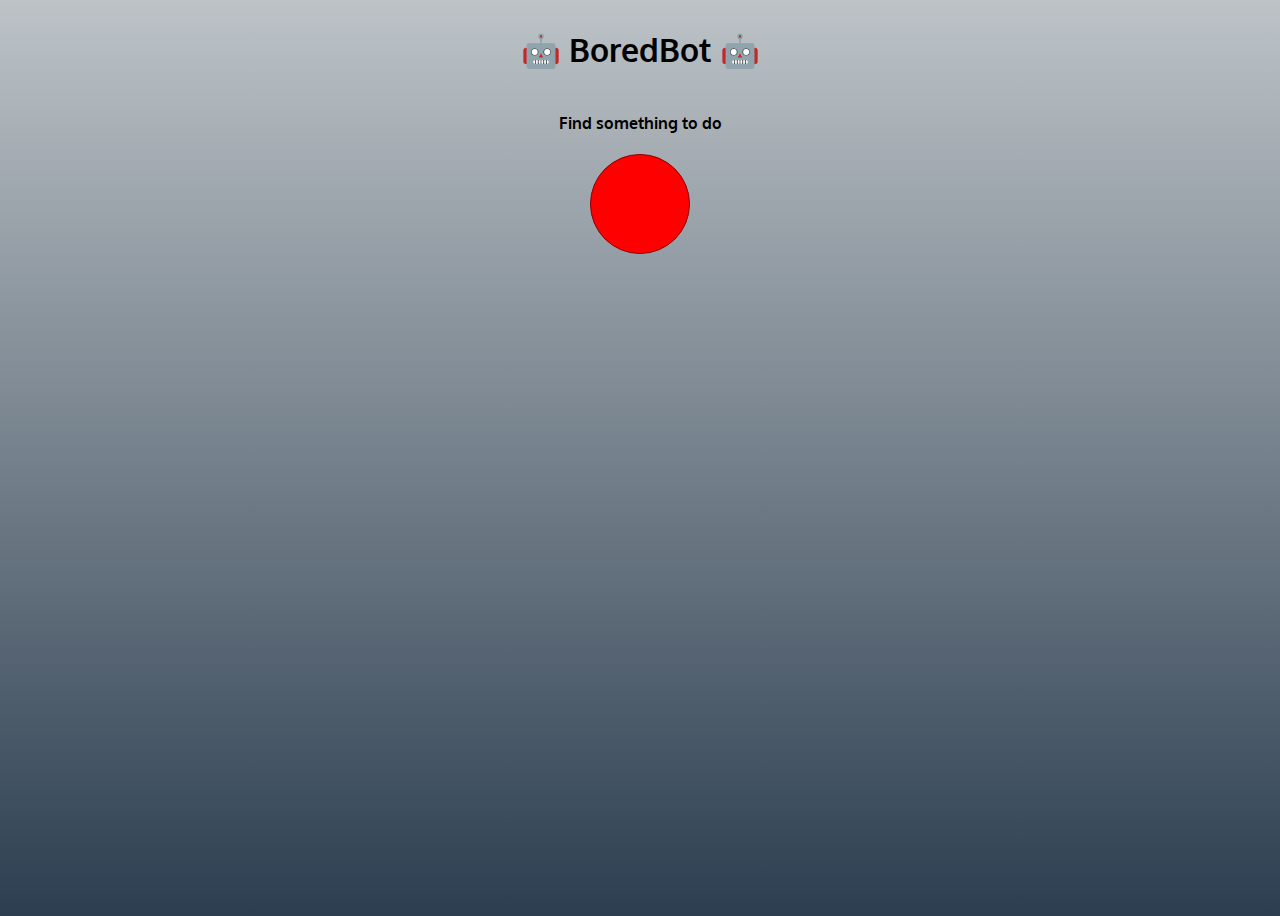
<file: BoreBot/index.html>
<html>
  <head>
    <link rel="preconnect" href="https://fonts.gstatic.com" />
    <link
      href="https://fonts.googleapis.com/css2?family=Oxygen:wght@300&display=swap"
      rel="stylesheet"
    />
    <link rel="stylesheet" href="style.css" />
  </head>
  <body>
    <h1>🤖 BoredBot 🤖</h1>
    <h4 id="activity">Find something to do</h4>
    <button id="get-activity"></button>
    <script src="index.js"></script>
  </body>
</html>
</file>
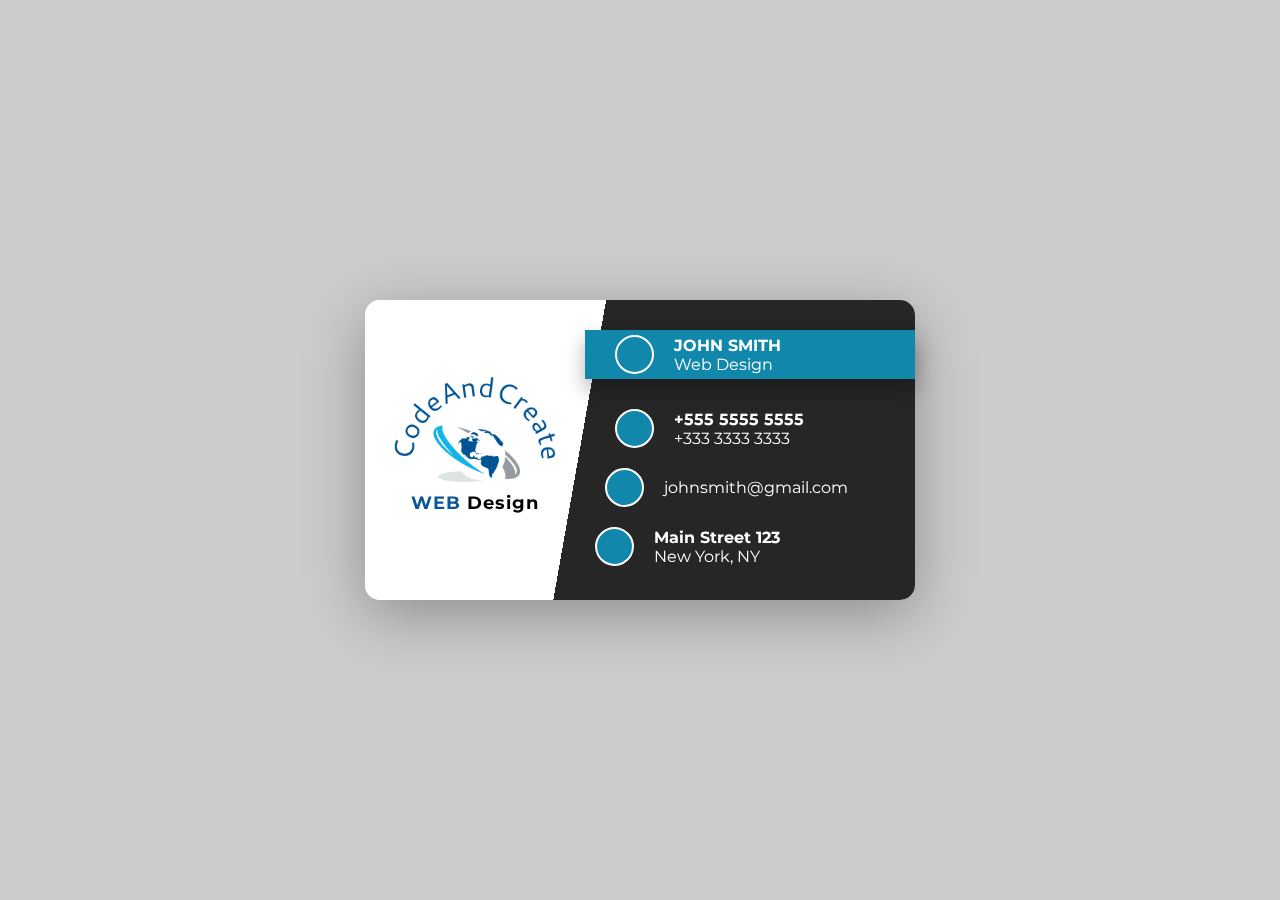
<file: Business_Card/index.html>
<!DOCTYPE html>
<html lang="en">
  <head>
    <meta charset="UTF-8" />
    <meta name="viewport" content="width=device-width, initial-scale=1.0" />
    <meta http-equiv="X-UA-Compatible" content="ie=edge" />
    <link
      href="https://fonts.googleapis.com/css?family=Montserrat"
      rel="stylesheet"
    />
    <link
      rel="stylesheet"
      href="https://use.fontawesome.com/releases/v5.8.1/css/all.css"
      integrity="sha384-50oBUHEmvpQ+1lW4y57PTFmhCaXp0ML5d60M1M7uH2+nqUivzIebhndOJK28anvf"
      crossorigin="anonymous"
    />
    <link rel="stylesheet" href="style.css" />
    <title>Business Card</title>
  </head>
  <body>
    <div class="card-wrapper">
      <div class="card">
        <div class="card-front">
          <div class="left">
            <img src="images/logo.png" />
            <h4><span>Web</span> Design</h4>
          </div>
          <div class="right">
            <div class="person right-content">
              <i class="fas fa-user-tie"></i>
              <div>
                <h4>John Smith</h4>
                <p>Web Design</p>
              </div>
            </div>
            <div class="phone right-content">
              <i class="fas fa-phone"></i>
              <div>
                <h4>+555 5555 5555</h4>
                <p>+333 3333 3333</p>
              </div>
            </div>
            <div class="email right-content">
              <i class="fas fa-envelope-open"></i>
              <div>
                <p>johnsmith@gmail.com</p>
              </div>
            </div>
            <div class="address right-content">
              <i class="fas fa-map-marker-alt"></i>
              <div>
                <h4>Main Street 123</h4>
                <p>New York, NY</p>
              </div>
            </div>
          </div>
        </div>
        <div class="card-back">
          <img src="images/logo.png" />
        </div>
      </div>
    </div>
  </body>
</html>
</file>
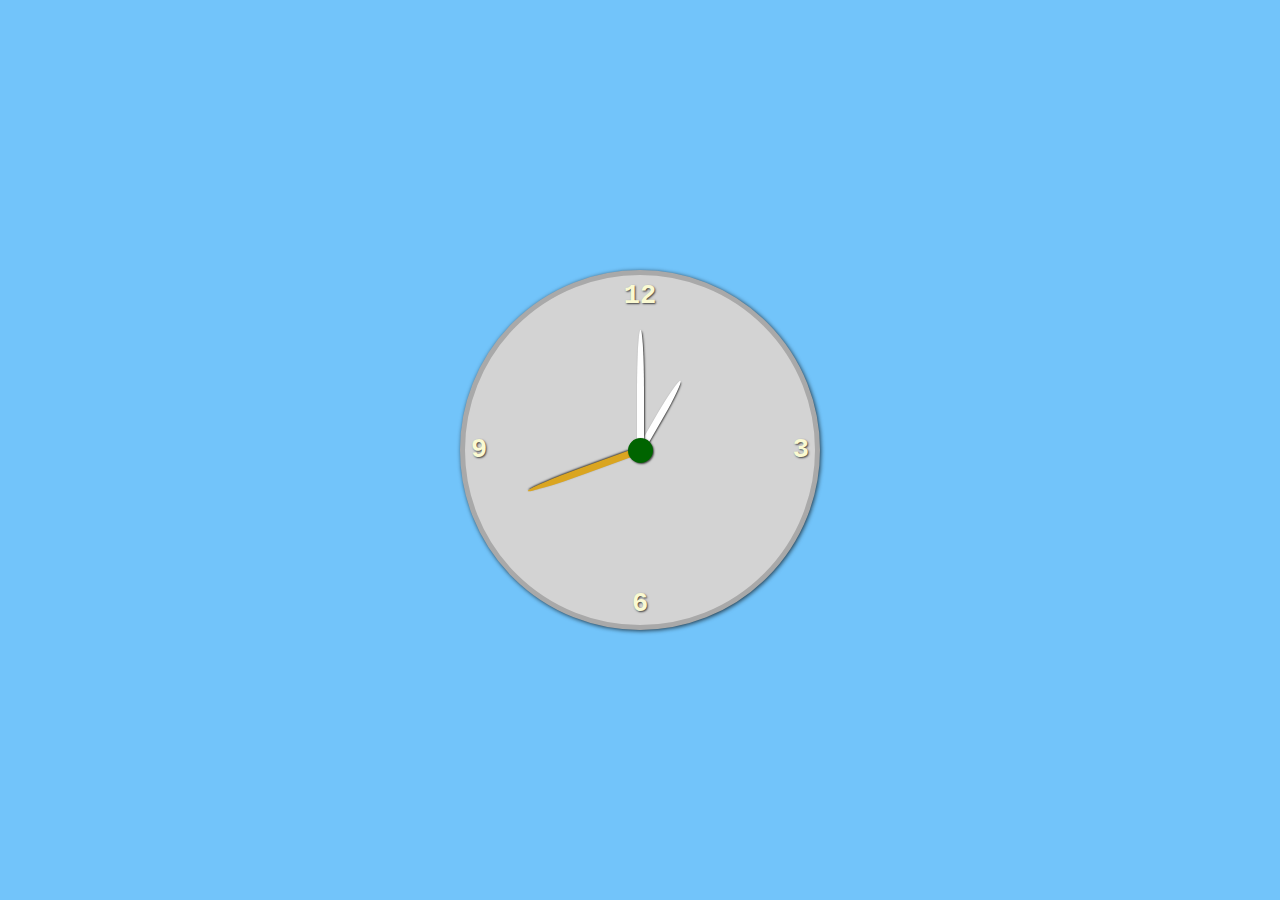
<file: Clock/index.html>
<!DOCTYPE html>
<html lang="en">
  <head>
    <meta charset="UTF-8" />
    <meta http-equiv="X-UA-Compatible" content="IE=edge" />
    <meta name="viewport" content="width=device-width, initial-scale=1.0" />
    <link rel="stylesheet" href="style.css" />
    <title>Clock</title>
  </head>
  <body>
    <div class="clock">
      <div class="numbers">
        <div class="twelve">12</div>
        <div class="three">3</div>
        <div class="six">6</div>
        <div class="nine">9</div>
      </div>
      <div class="arrows">
        <div class="hour"></div>
        <div class="minute"></div>
        <div class="second"></div>
      </div>
    </div>
    <script src="script.js"></script>
  </body>
</html>
</file>
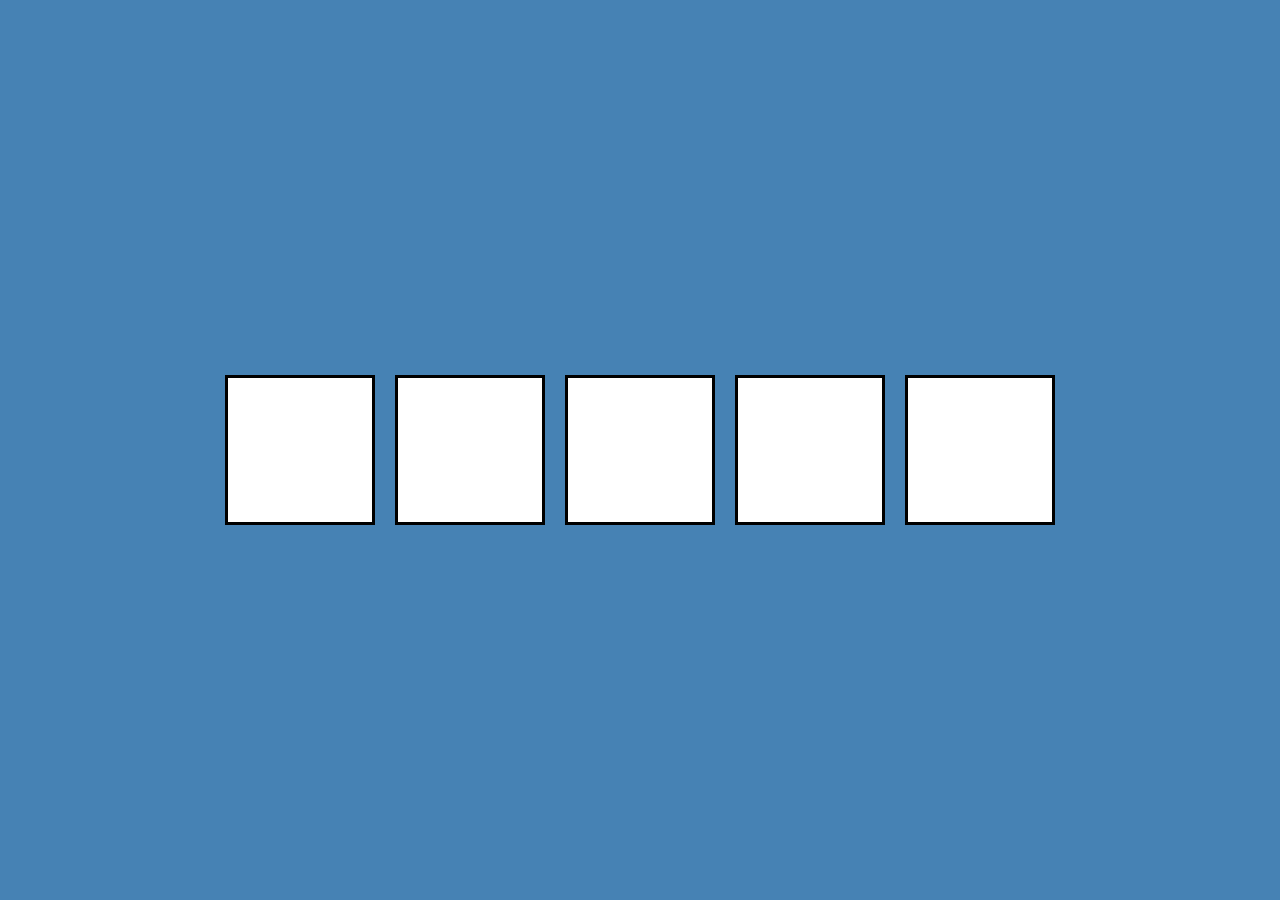
<file: Drag_Drop/index.html>
<!DOCTYPE html>
<html lang="en">
  <head>
    <meta charset="UTF-8" />
    <meta http-equiv="X-UA-Compatible" content="IE=edge" />
    <meta name="viewport" content="width=device-width, initial-scale=1.0" />
    <link rel="stylesheet" href="style.css" />
    <title>Document</title>
  </head>
  <body>
    <!DOCTYPE html>
    <html lang="en">
      <head>
        <meta charset="UTF-8" />
        <meta name="viewport" content="width=device-width, initial-scale=1.0" />
        <link rel="stylesheet" href="style.css" />
        <title>Drag N Drop</title>
      </head>
      <body>
        <div class="empty">
          <div class="fill" draggable="true"></div>
        </div>
        <div class="empty"></div>
        <div class="empty"></div>
        <div class="empty"></div>
        <div class="empty"></div>

        <script src="script.js"></script>
      </body>
    </html>
  </body>
</html>
</file>
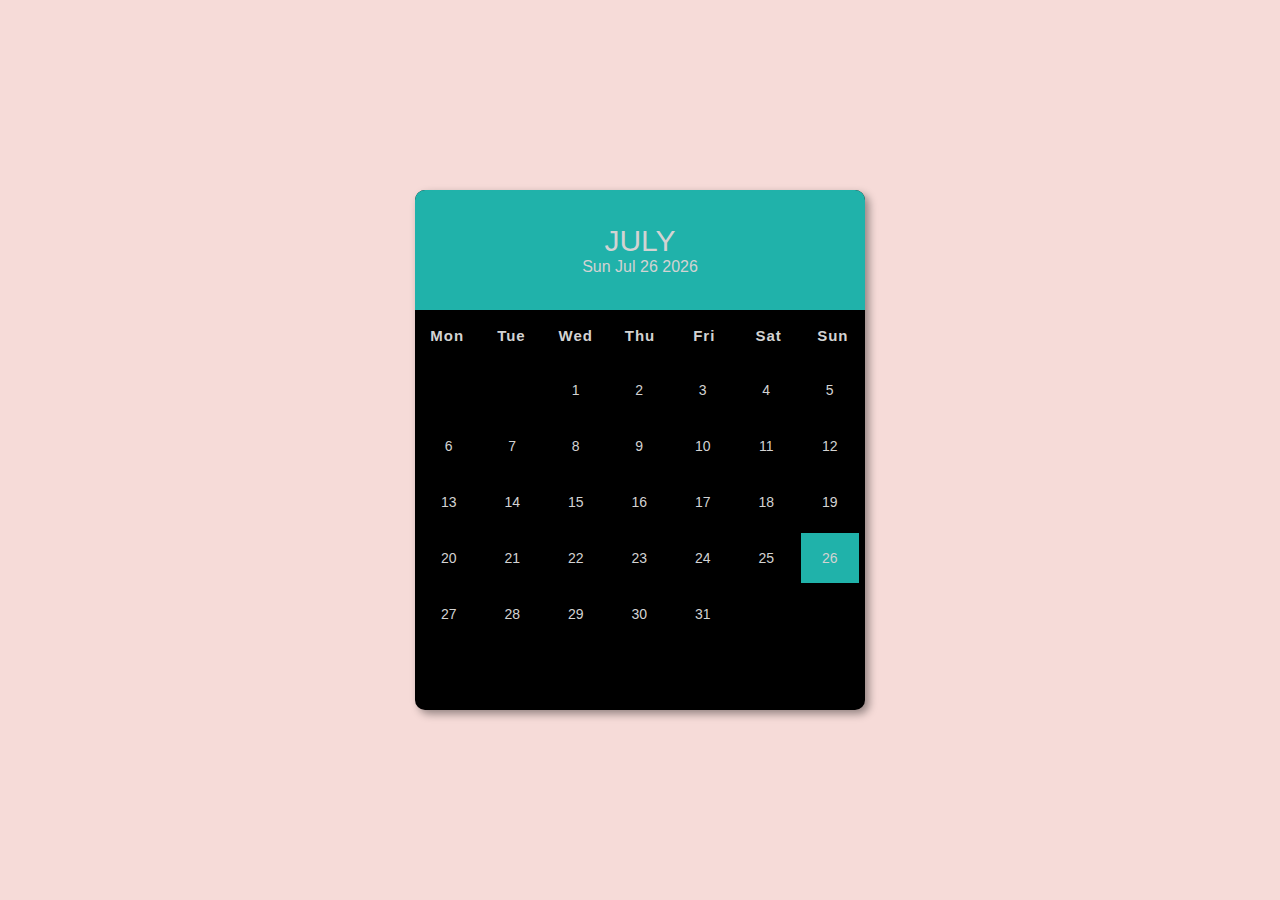
<file: Month_calender/index.html>
<!DOCTYPE html>
<html lang="en">
  <head>
    <meta charset="UTF-8" />
    <meta http-equiv="X-UA-Compatible" content="IE=edge" />
    <meta name="viewport" content="width=device-width, initial-scale=1.0" />
    <title>Month Calender</title>
    <link rel="stylesheet" href="style.css" />
  </head>
  <body>
    <div class="container">
      <div class="calender">
        <div class="month">
          <div class="date">
            <h1></h1>
            <p></p>
          </div>
        </div>
        <div class="weekdays">
          <div>Mon</div>
          <div>Tue</div>
          <div>Wed</div>
          <div>Thu</div>
          <div>Fri</div>
          <div>Sat</div>
          <div>Sun</div>
        </div>
        <div class="days"></div>
      </div>
    </div>
    <script src="script.js"></script>
  </body>
</html>
</file>
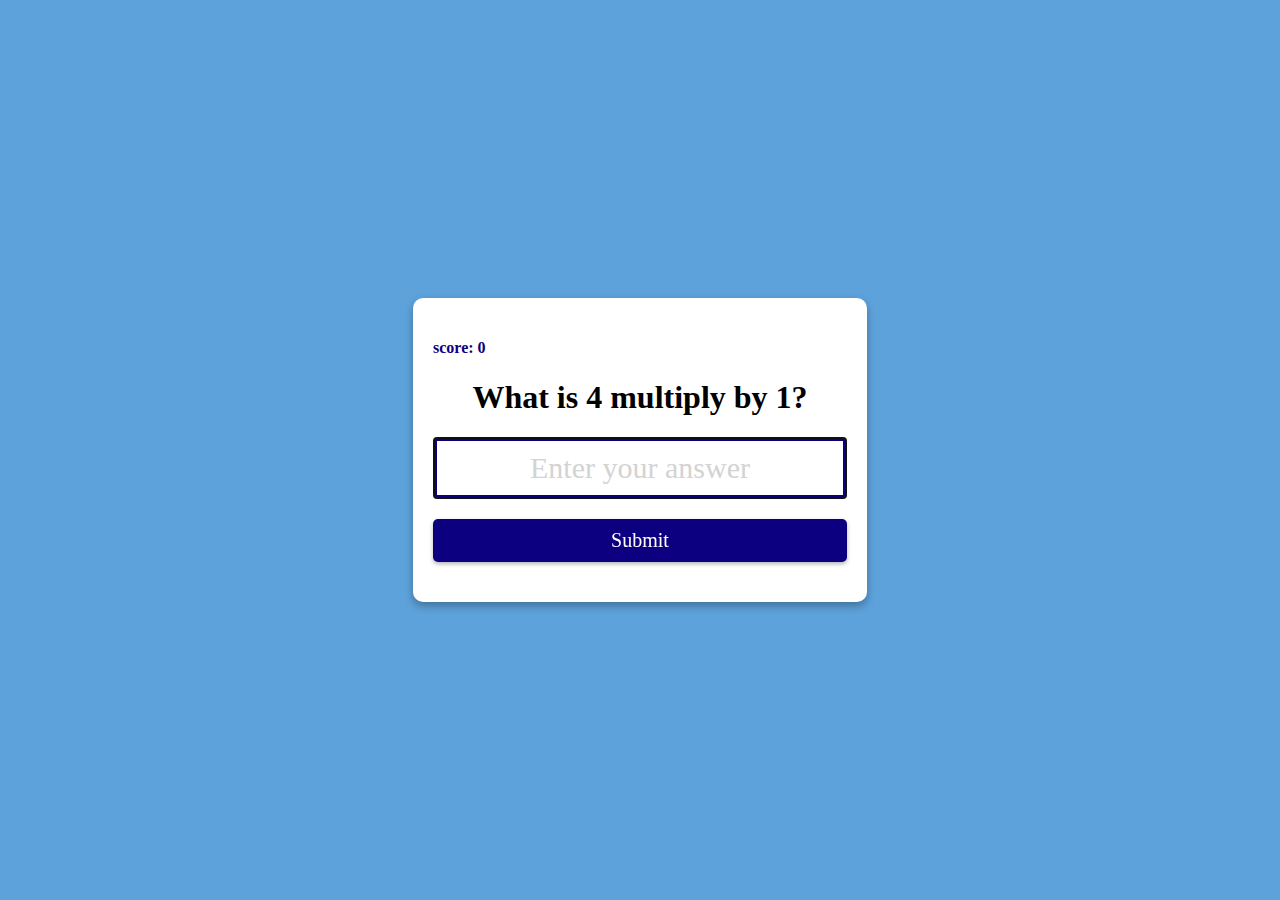
<file: Multiplication_App/index.html>
<!DOCTYPE html>
<html lang="en">
  <head>
    <meta charset="UTF-8" />
    <meta http-equiv="X-UA-Compatible" content="IE=edge" />
    <meta name="viewport" content="width=device-width, initial-scale=1.0" />
    <title>Multiplication App</title>
    <link rel="stylesheet" href="style.css" />
  </head>
  <body>
    <form class="form" id="form">
      <h4 class="score" id="score">score: 0</h4>
      <h1 id="question">What is 1 multiply by 1?</h1>
      <input
        type="text"
        class="input"
        id="input"
        placeholder="Enter your answer"
        autofocus
        autocomplete="off"
      />
      <button type="submit" class="btn">Submit</button>
    </form>
    <script src="script.js"></script>
  </body>
</html>
</file>
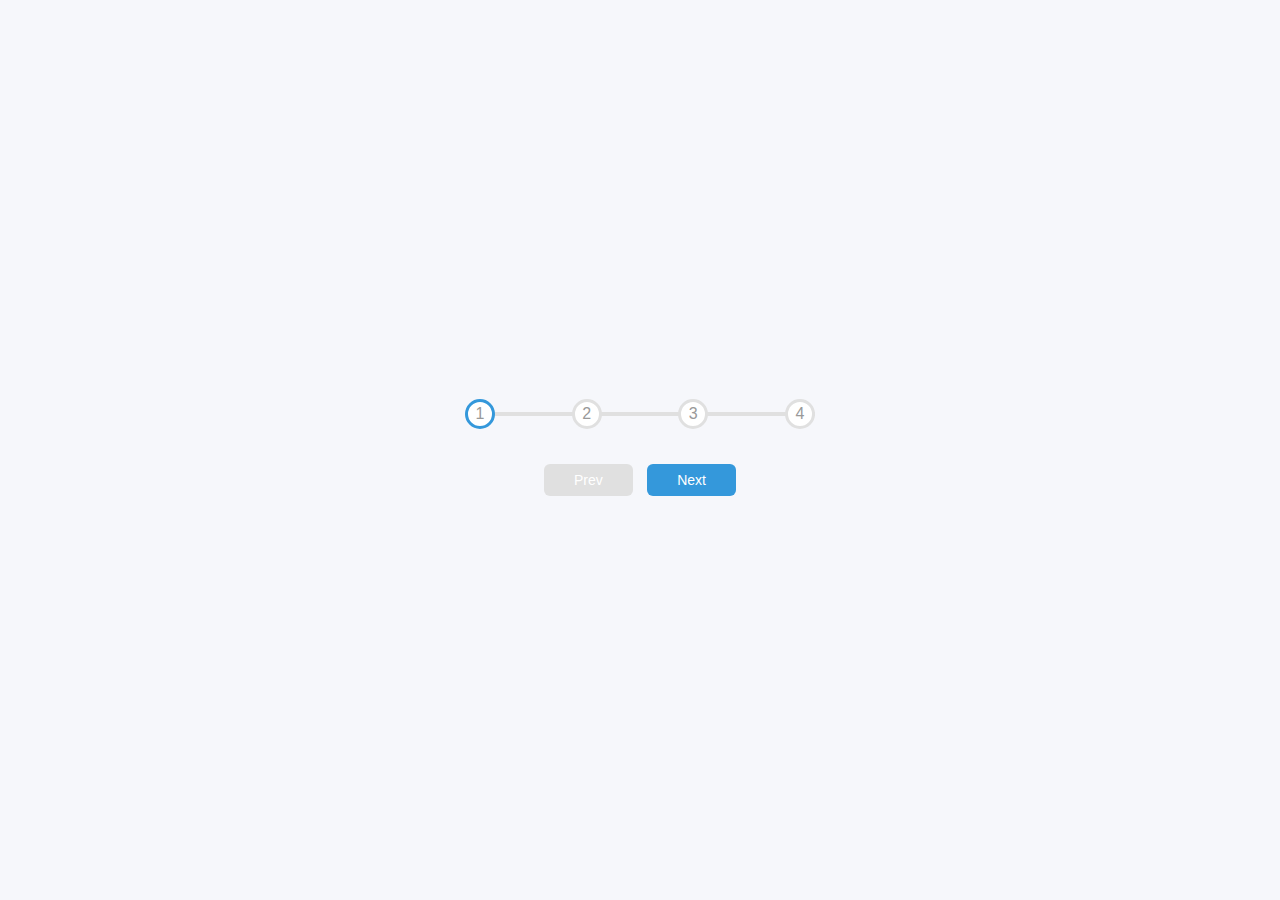
<file: Progress_Steps/index.html>
<!DOCTYPE html>
<html lang="en">
  <head>
    <meta charset="UTF-8" />
    <meta name="viewport" content="width=device-width, initial-scale=1.0" />
    <link rel="stylesheet" href="style.css" />
    <title>Progress Steps</title>
  </head>
  <body>
    <div class="container">
      <div class="progress-container">
        <div class="progress" id="progress"></div>
        <div class="circle active">1</div>
        <div class="circle">2</div>
        <div class="circle">3</div>
        <div class="circle">4</div>
      </div>

      <button class="btn" id="prev" disabled>Prev</button>
      <button class="btn" id="next">Next</button>
    </div>
    <script src="script.js"></script>
  </body>
</html>
</file>
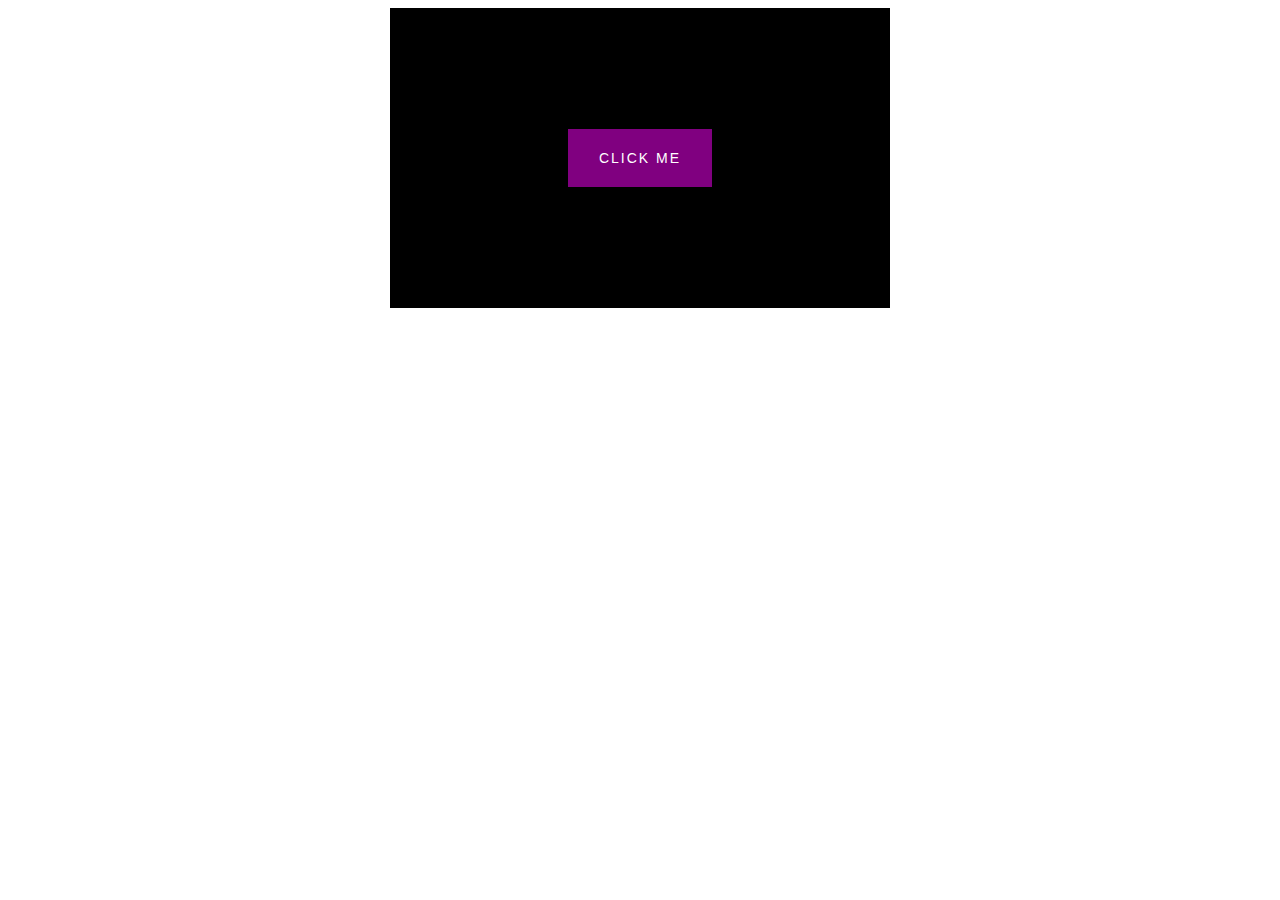
<file: Ripple Effect/index.html>
<!DOCTYPE html>
<html lang="en">
  <head>
    <meta charset="UTF-8" />
    <meta http-equiv="X-UA-Compatible" content="IE=edge" />
    <meta name="viewport" content="width=device-width, initial-scale=1.0" />
    <link rel="stylesheet" href="style.css" />
    <title>Document</title>
  </head>
  <body>
    <!DOCTYPE html>
    <html lang="en">
      <head>
        <meta charset="UTF-8" />
        <meta name="viewport" content="width=device-width, initial-scale=1.0" />
        <link rel="stylesheet" href="style.css" />
        <title>Button Ripple Effect</title>
      </head>
      <body>
        <div>
          <button class="ripple">Click Me</button>
        </div>

        <script src="script.js"></script>
      </body>
    </html>
  </body>
</html>
</file>
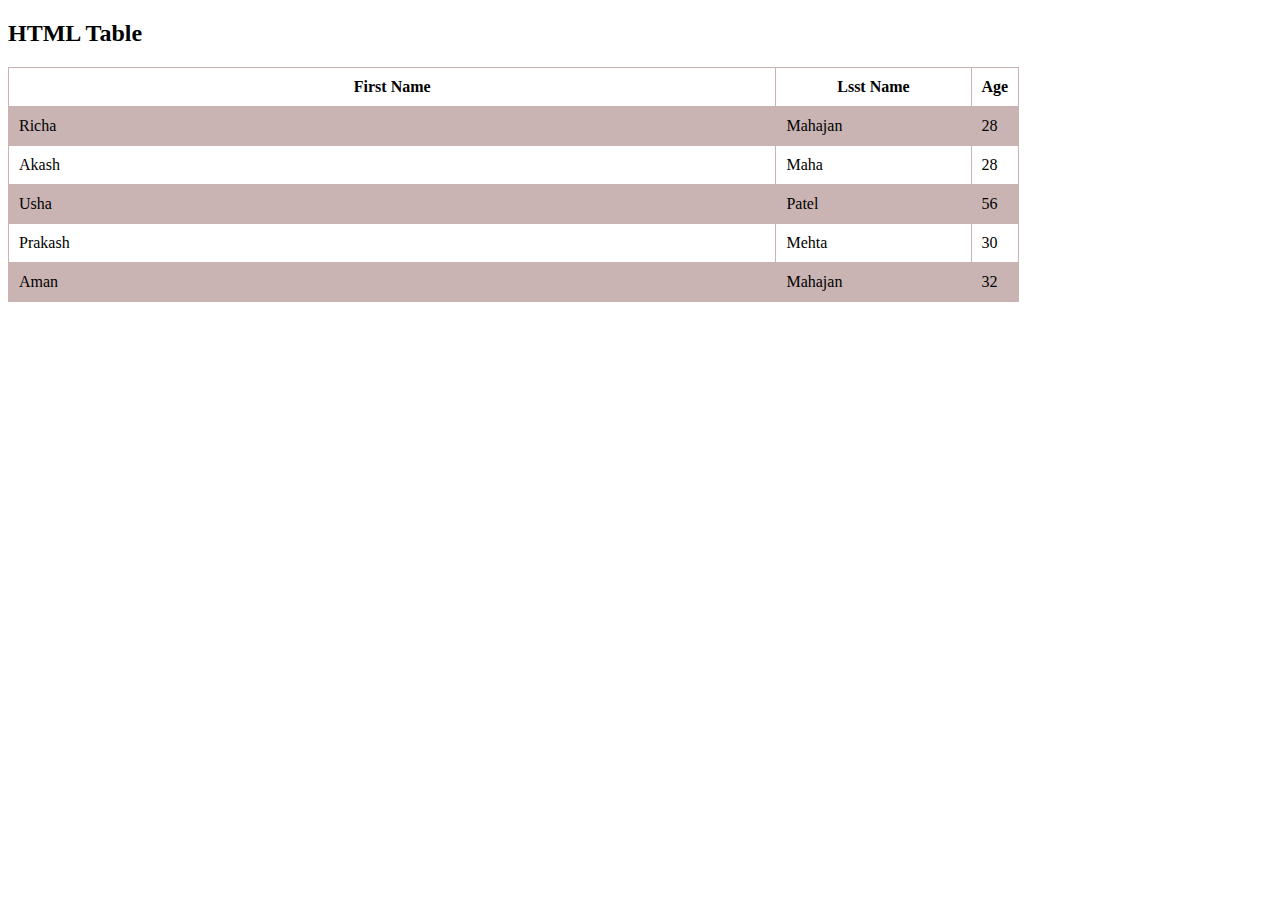
<file: Zebra_striped_table/index.html>
<!DOCTYPE html>
<html lang="en">
  <head>
    <meta charset="UTF-8" />
    <meta http-equiv="X-UA-Compatible" content="IE=edge" />
    <meta name="viewport" content="width=device-width, initial-scale=1.0" />
    <title>Document</title>
    <link rel="stylesheet" href="style.css" />
  </head>
  <body>
    <h2>HTML Table</h2>
    <table>
      <tr>
        <th>First Name</th>
        <th>Lsst Name</th>
        <th>Age</th>
      </tr>

      <tr>
        <td>Richa</td>
        <td>Mahajan</td>
        <td>28</td>
      </tr>
      <tr>
        <td>Akash</td>
        <td>Maha</td>
        <td>28</td>
      </tr>
      <tr>
        <td>Usha</td>
        <td>Patel</td>
        <td>56</td>
      </tr>
      <tr>
        <td>Prakash</td>
        <td>Mehta</td>
        <td>30</td>
      </tr>
      <tr>
        <td>Aman</td>
        <td>Mahajan</td>
        <td>32</td>
      </tr>
    </table>
  </body>
</html>
</file>
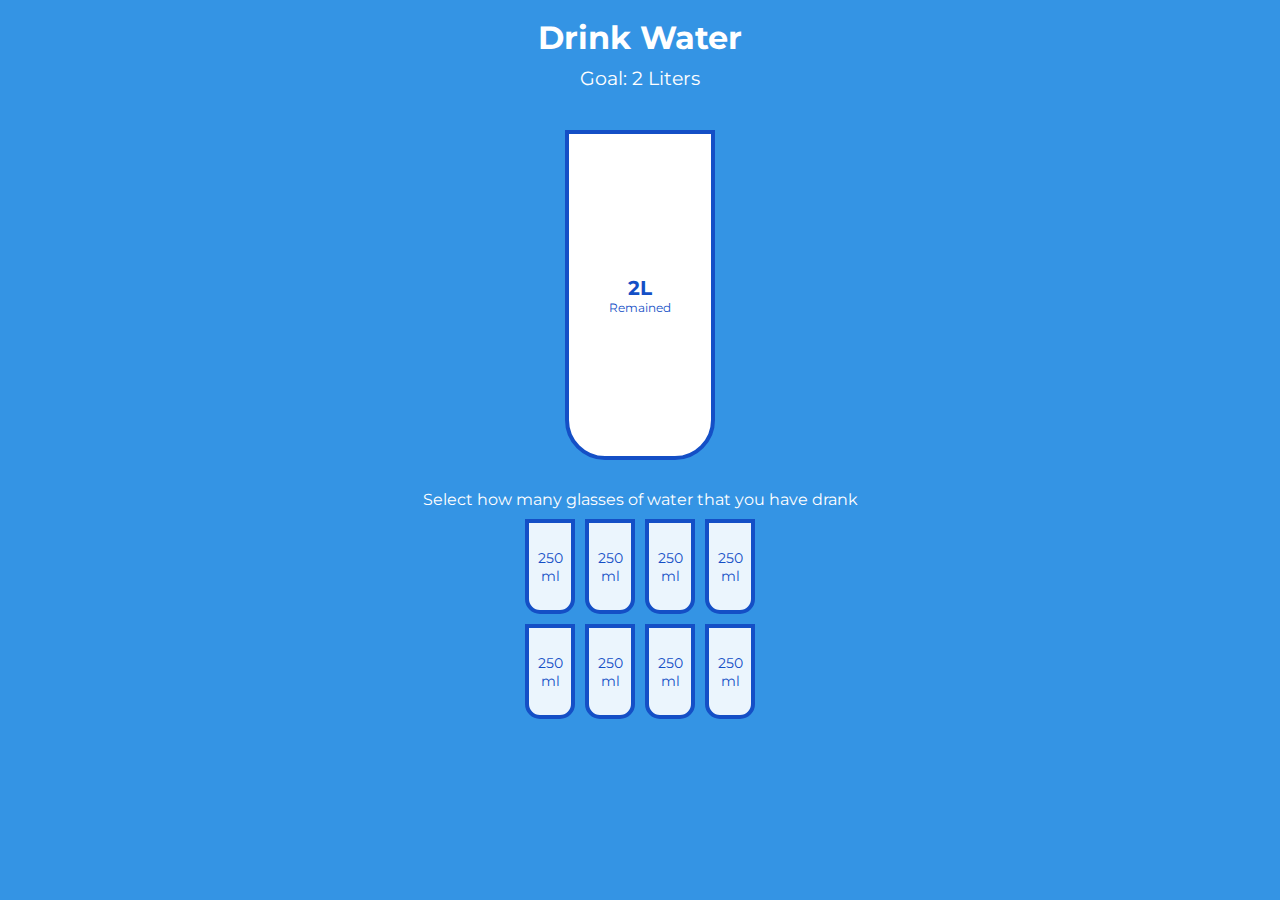
<file: BoreBot/Drink-water/index.html>
<!DOCTYPE html>
<html lang="en">
  <head>
    <meta charset="UTF-8" />
    <meta name="viewport" content="width=device-width, initial-scale=1.0" />
    <link rel="stylesheet" href="style.css" />
    <title>Drink Water</title>
  </head>
  <body>
    <h1>Drink Water</h1>
    <h3>Goal: 2 Liters</h3>

    <div class="cup">
      <div class="remained" id="remained">
        <span id="liters"></span>
        <small>Remained</small>
      </div>

      <div class="percentage" id="percentage"></div>
    </div>

    <p class="text">Select how many glasses of water that you have drank</p>

    <div class="cups">
      <div class="cup cup-small">250 ml</div>
      <div class="cup cup-small">250 ml</div>
      <div class="cup cup-small">250 ml</div>
      <div class="cup cup-small">250 ml</div>
      <div class="cup cup-small">250 ml</div>
      <div class="cup cup-small">250 ml</div>
      <div class="cup cup-small">250 ml</div>
      <div class="cup cup-small">250 ml</div>
    </div>

    <script src="script.js"></script>
  </body>
</html>
</file>
<file: BoreBot/style.css>
body {
  /* uigradients.com */
  background: #bdc3c7; /* fallback for old browsers */
  background: -webkit-linear-gradient(
    to top,
    #2c3e50,
    #bdc3c7
  ); /* Chrome 10-25, Safari 5.1-6 */
  background: linear-gradient(
    to top,
    #2c3e50,
    #bdc3c7
  ); /* W3C, IE 10+/ Edge, Firefox 16+, Chrome 26+, Opera 12+, Safari 7+ */
  background-repeat: no-repeat;
  height: 100vh;
  display: flex;
  flex-direction: column;
  align-items: center;
  font-family: Oxygen, sans-serif;
}

button {
  height: 100px;
  width: 100px;
  border-radius: 50%;
  background-color: red;
  border: 1px solid darkred;
  cursor: pointer;
}
</file>
<file: Business_Card/style.css>
* {
  margin: 0;
  padding: 0;
}

body {
  font-family: "Montserrat", sans-serif;
  background-color: #ccc;
}

.card-wrapper {
  position: absolute;
  top: 50%;
  left: 50%;
  transform: translate(-50%, -50%);
  perspective: 1000px;
}

.card {
  width: 550px;
  height: 300px;
  background-color: #fff;
  transform-style: preserve-3d;
  box-shadow: 0 15px 60px rgba(0, 0, 0, 0.3);
  position: relative;
  border-radius: 15px;
  transition: transform 1s;
}

.card-wrapper:hover .card {
  transform: rotateY(180deg);
}

.card-front,
.card-back {
  width: 100%;
  height: 100%;
  backface-visibility: hidden;
  border-radius: inherit;
}

.card-front {
  display: flex;
  background: linear-gradient(
    100deg,
    rgb(255, 255, 255) 40%,
    rgb(38, 38, 38) 0
  );
}

.left {
  width: 40%;
  display: flex;
  flex-direction: column;
  justify-content: center;
  align-items: center;
}

.left img {
  width: 80%;
}

.left h4 {
  margin: 10px;
  font-size: 18px;
  letter-spacing: 1px;
}

.left span {
  text-transform: uppercase;
  color: #0d5692;
}

.right {
  width: 60%;
  color: #fff;
}

.right-content {
  display: flex;
  align-items: center;
  margin: 20px 0;
}

.person {
  background-color: #1187ac;
  padding: 5px 0 5px 30px;
  margin: 30px 0;
  box-shadow: 0 10px 20px rgba(0, 0, 0, 0.3);
}

.right-content i {
  width: 35px;
  height: 35px;
  border: 2px solid #fff;
  border-radius: 50%;
  display: flex;
  justify-content: center;
  align-items: center;
  background-color: #1187ac;
  margin-right: 20px;
}

.person h4 {
  text-transform: uppercase;
}

.phone {
  padding-left: 30px;
}

.email {
  padding-left: 20px;
}

.address {
  padding-left: 10px;
}

.card-back {
  transform: rotateY(180deg);
  position: absolute;
  top: 0;
  left: 0;
  display: flex;
  justify-content: center;
  align-items: center;
}

.card-back img {
  width: 40%;
}
</file>
<file: Clock/style.css>
body {
  margin: 0;
  padding: 0;
  font-family: "Courier New", Courier, monospace;
  height: 100vh;
  display: flex;
  justify-content: center;
  align-items: center;
  background-color: rgb(114, 196, 250);
}

.clock {
  width: 350px;
  height: 350px;
  background-color: lightgray;
  border-radius: 100%;
  border: 5px solid darkgrey;
  box-shadow: 1px 1px 4px rgba(0, 0, 0, 0.7);
  position: relative;
}

.numbers div {
  position: absolute;
  font-size: 27px;
  font-weight: bold;
  color: lightgoldenrodyellow;
  text-shadow: 1px 1px 2px rgba(0, 0, 0, 0.7);
}

.twelve {
  top: 6px;
  left: 50%;
  transform: translateX(-50%);
}

.three {
  right: 6px;
  top: 50%;
  transform: translateY(-50%);
}

.six {
  bottom: 6px;
  left: 50%;
  transform: translateX(-50%);
}

.nine {
  left: 6px;
  top: 50%;
  transform: translateY(-50%);
}

.arrows {
  width: 100%;
  height: 100%;
  display: flex;
  justify-content: center;
  align-items: center;
}

.arrows::before {
  content: "";
  width: 25px;
  height: 25px;
  background-color: darkgreen;
  border-radius: 50%;
  box-shadow: 1px 1px 2px rgba(0, 0, 0, 0.7);
  z-index: 4;
}

.arrows div {
  width: 7px;
  height: 120px;
  background-color: white;
  position: absolute;
  bottom: 50%;
  box-shadow: 1px 1px 2px rgba(0, 0, 0, 0.7);
  border-radius: 50% 50% 0 0;
  transform-origin: bottom center;
  z-index: 3;
}

.arrows .hour {
  height: 80px;
  transform: rotate(30deg);
}

.arrows .second {
  background-color: goldenrod;
  transform: rotate(250deg);
}
</file>
<file: Drag_Drop/style.css>
* {
  box-sizing: border-box;
}

body {
  background-color: steelblue;
  display: flex;
  align-items: center;
  justify-content: center;
  height: 100vh;
  overflow: hidden;
  margin: 0;
}

.empty {
  height: 150px;
  width: 150px;
  margin: 10px;
  border: solid 3px black;
  background: white;
}

.fill {
  background-image: url("https://source.unsplash.com/random/150x150");
  height: 145px;
  width: 145px;
  cursor: pointer;
}

.hold {
  border: solid 5px #ccc;
}

.hovered {
  background-color: #333;
  border-color: white;
  border-style: dashed;
}

@media (max-width: 800px) {
  body {
    flex-direction: column;
  }
}
</file>
<file: Month_calender/style.css>
*{
    margin: 0;
    padding: 0;
    font-family: sans-serif;
    box-sizing: border-box;
}

.container{
    width: 100%;
    height: 100vh;
    background-color: rgb(246, 219, 216);
    display: flex;
    justify-content: center;
    align-items: center;
}

.calender{
    background-color: black;
    color: lightgray;
    width: 450px;
    height: 520px;
    border-radius: 10px;
    box-shadow: 4px 4px 8px rgba(0, 0, 0, .4);
}

.month{
    width: 100%;
    height: 120px;
    background-color: lightseagreen;
    display: flex;
    justify-content: center;
    align-items: center;
    text-align: center;
    border-radius: 10px 10px 0 0;
}

.month h1{
    font-size: 30px;
    font-weight: 400;
    text-transform: uppercase;
}

.month p{
    font-size: 16px;
}

.weekdays{
    width: 100%;
    height: 50px;
    display: flex;
}

.weekdays div{
    font-size: 15px;
    font-weight: bold;
    letter-spacing: 1px;
    width: 100%;
    display: flex;
    align-items: center;
    justify-content: center;
}

.days{
    width: 100%;
    display: flex;
    flex-wrap: wrap;
    padding: 2px;
}

.days div{
    font-size: 14px;
    margin: 3px;
    width: 57.5px;
    height: 50px;
    display: flex;
    justify-content: center;
    align-items: center;
}

.days div:hover:not(.empty){
    border: 2px solid gray;
    cursor: pointer;
}

.today{
    background-color: lightseagreen;
}
Footer
</file>
<file: Multiplication_App/style.css>
body {
  margin: 0;
  display: flex;
  justify-content: center;
  height: 100vh;
  align-items: center;
  text-align: center;
  background-color: rgb(93, 162, 219);
  font-family: cursive;
}

.form {
  background-color: white;
  padding: 20px;
  box-shadow: 0 4px 8px rgba(0, 0, 0, 0.3);
  border-radius: 10px;
  margin: 10px;
}

.input {
  display: block;
  width: 100%;
  box-sizing: border-box;
  font-size: 30px;
  text-align: center;
  padding: 10px;
  border: solid 4px rgb(13, 0, 128);
  color: rgb(13, 0, 128);
}

.input::placeholder {
  color: lightgray;
  font-family: cursive;
}

.btn {
  background-color: rgb(13, 0, 128);
  color: white;
  border: none;
  display: block;
  width: 100%;
  padding: 10px;
  font-size: 20px;
  font-family: cursive;
  margin: 20px 0;
  border-radius: 5px;
  box-shadow: 0 2px 4px rgba(0, 0, 0, 0.3);
  cursor: pointer;
}

.btn:hover {
  filter: brightness(0.9);
}

.score {
  color: rgb(13, 0, 128);
  text-align: left;
}
</file>
<file: Progress_Steps/style.css>
:root {
  --line-border-fill: #3498db;
  --line-border-empty: #e0e0e0;
}

* {
  box-sizing: border-box;
}

body {
  background-color: #f6f7fb;
  font-family: "Muli", sans-serif;
  display: flex;
  align-items: center;
  justify-content: center;
  height: 100vh;
  overflow: hidden;
  margin: 0;
}

.container {
  text-align: center;
}

.progress-container {
  display: flex;
  justify-content: space-between;
  position: relative;
  margin-bottom: 30px;
  max-width: 100%;
  width: 350px;
}

.progress-container::before {
  content: "";
  background-color: var(--line-border-empty);
  position: absolute;
  top: 50%;
  left: 0;
  transform: translateY(-50%);
  height: 4px;
  width: 100%;
  z-index: -1;
}

.progress {
  background-color: var(--line-border-fill);
  position: absolute;
  top: 50%;
  left: 0;
  transform: translateY(-50%);
  height: 4px;
  width: 0%;
  z-index: -1;
  transition: 0.4s ease;
}

.circle {
  background-color: #fff;
  color: #999;
  border-radius: 50%;
  height: 30px;
  width: 30px;
  display: flex;
  align-items: center;
  justify-content: center;
  border: 3px solid var(--line-border-empty);
  transition: 0.4s ease;
}

.circle.active {
  border-color: var(--line-border-fill);
}

.btn {
  background-color: var(--line-border-fill);
  color: #fff;
  border: 0;
  border-radius: 6px;
  cursor: pointer;
  font-family: inherit;
  padding: 8px 30px;
  margin: 5px;
  font-size: 14px;
}

.btn:active {
  transform: scale(0.98);
}

.btn:focus {
  outline: 0;
}

.btn:disabled {
  background-color: var(--line-border-empty);
  cursor: not-allowed;
}
</file>
<file: Ripple Effect/style.css>
@import url("https://fonts.googleapis.com/css2?family=Roboto:wght@400;700&display=swap");

* {
  box-sizing: border-box;
}

div {
  width: 500px;
  height: 300px;
  background-color: #000;
  font-family: "Roboto", sans-serif;
  display: flex;
  flex-direction: column;
  align-items: center;
  justify-content: center;

  overflow: hidden;
  margin: auto;
}

button {
  background-color: purple;
  color: #fff;
  border: 1px purple solid;
  font-size: 14px;
  text-transform: uppercase;
  letter-spacing: 2px;
  padding: 20px 30px;
  overflow: hidden;
  margin: 10px 0;
  position: relative;
}

button:focus {
  outline: none;
}

button .circle {
  position: absolute;
  background-color: #fff;
  width: 100px;
  height: 100px;
  border-radius: 50%;
  transform: translate(-50%, -50%) scale(0);
  animation: scale 0.5s ease-out;
}

@keyframes scale {
  to {
    transform: translate(-50%, -50%) scale(3);
    opacity: 0;
  }
}
</file>
<file: Zebra_striped_table/style.css>
table,
th,
td {
  border: 1px solid black;
  border-collapse: collapse;
  width: 80%;
}
th,
td {
  padding: 10px;
  border: 1px solid #c9b3b3;
}

tr:nth-child(even) {
  background-color: #c9b3b3;
}
</file>
<file: BoreBot/Drink-water/style.css>
@import url('https://fonts.googleapis.com/css?family=Montserrat:400,600&display=swap');

:root {
  --border-color: #144fc6;
  --fill-color: #6ab3f8;
}

* {
  box-sizing: border-box;
}

body {
  background-color: #3494e4;
  color: #fff;
  font-family: 'Montserrat', sans-serif;
  display: flex;
  flex-direction: column;
  align-items: center;
  margin-bottom: 40px;
}

h1 {
  margin: 10px 0 0;
}

h3 {
  font-weight: 400;
  margin: 10px 0;
}

.cup {
  background-color: #fff;
  border: 4px solid var(--border-color);
  color: var(--border-color);
  border-radius: 0 0 40px 40px;
  height: 330px;
  width: 150px;
  margin: 30px 0;
  display: flex;
  flex-direction: column;
  overflow: hidden;
}

.cup.cup-small {
  height: 95px;
  width: 50px;
  border-radius: 0 0 15px 15px;
  background-color: rgba(255, 255, 255, 0.9);
  cursor: pointer;
  font-size: 14px;
  align-items: center;
  justify-content: center;
  text-align: center;
  margin: 5px;
  transition: 0.3s ease;
}

.cup.cup-small.full {
  background-color: var(--fill-color);
  color: #fff;
}

.cups {
  display: flex;
  flex-wrap: wrap;
  align-items: center;
  justify-content: center;
  width: 280px;
}

.remained {
  display: flex;
  flex-direction: column;
  align-items: center;
  justify-content: center;
  text-align: center;
  flex: 1;
  transition: 0.3s ease;
}

.remained span {
  font-size: 20px;
  font-weight: bold;
}

.remained small {
  font-size: 12px;
}

.percentage {
  background-color: var(--fill-color);
  display: flex;
  align-items: center;
  justify-content: center;
  font-weight: bold;
  font-size: 30px;
  height: 0;
  transition: 0.3s ease;
}

.text {
  text-align: center;
  margin: 0 0 5px;
}
Footer
© 2022 GitHub, Inc.
Footer navigation
</file>
